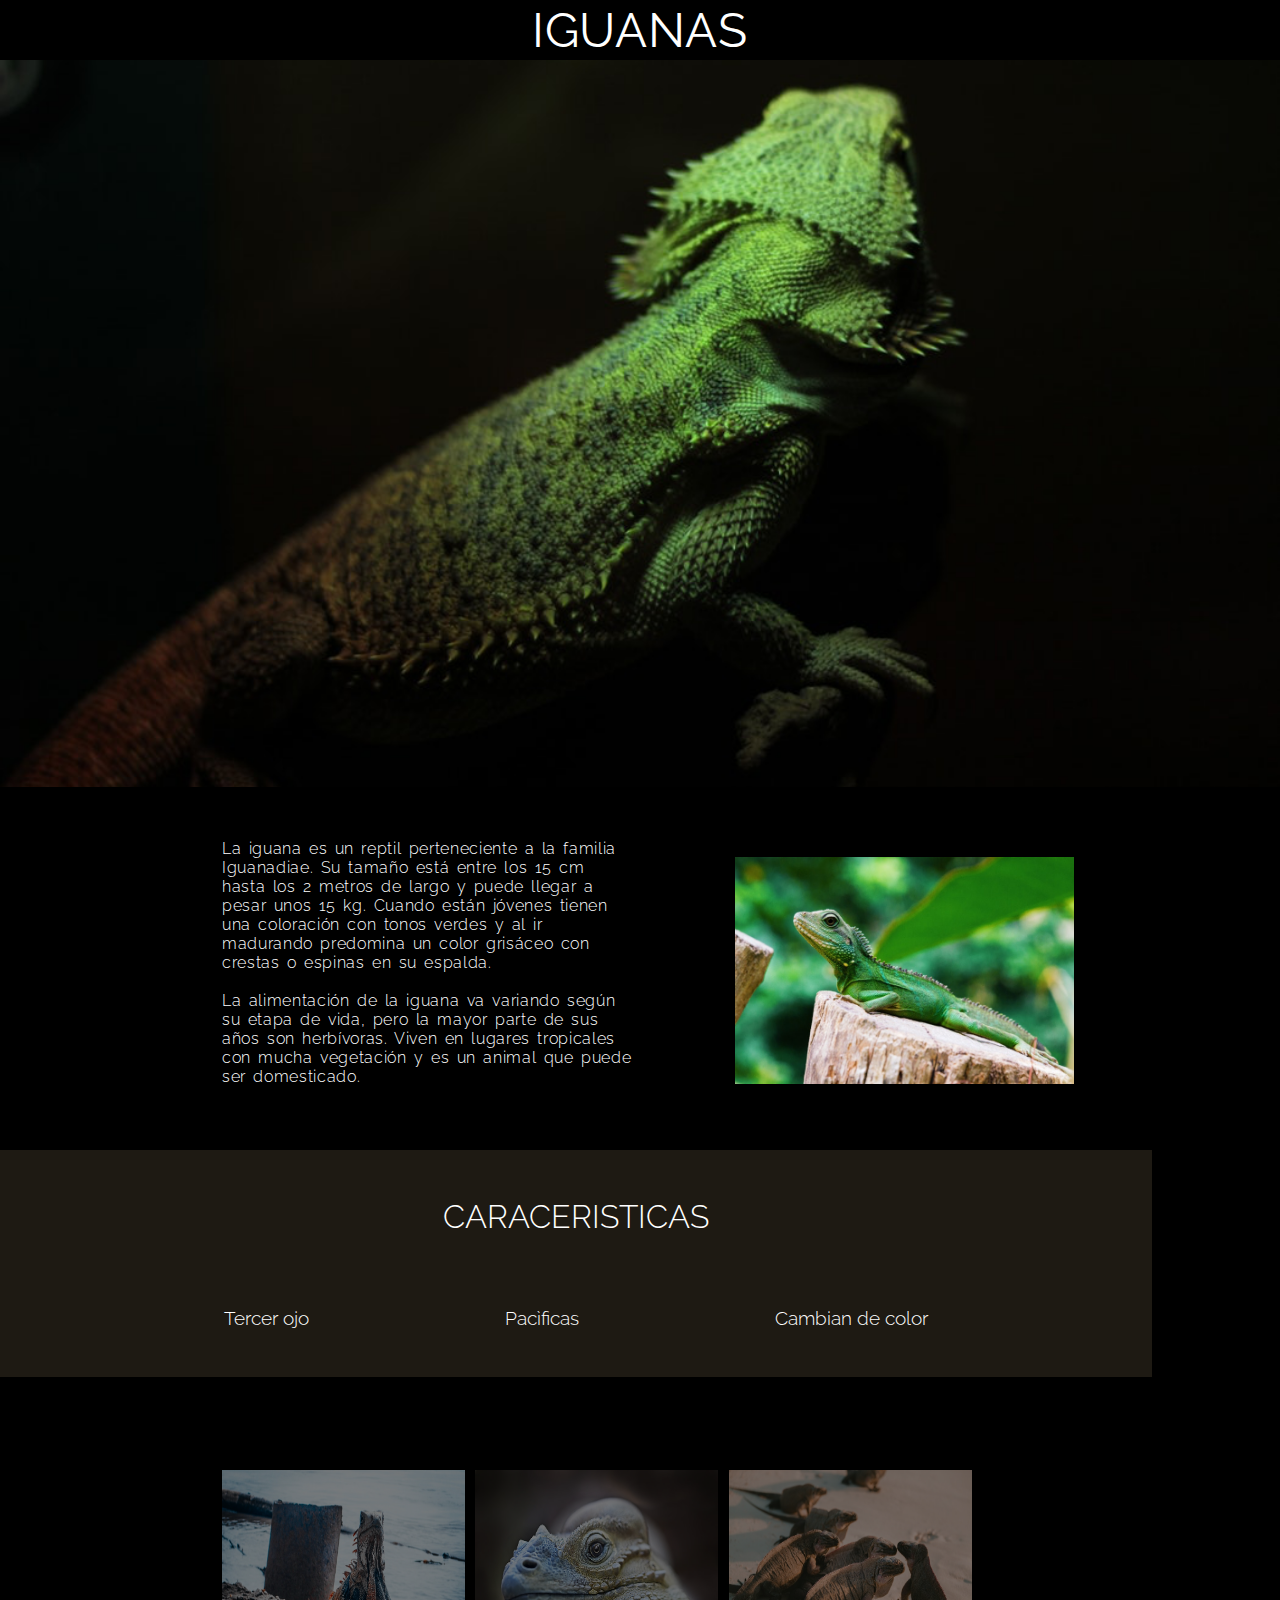
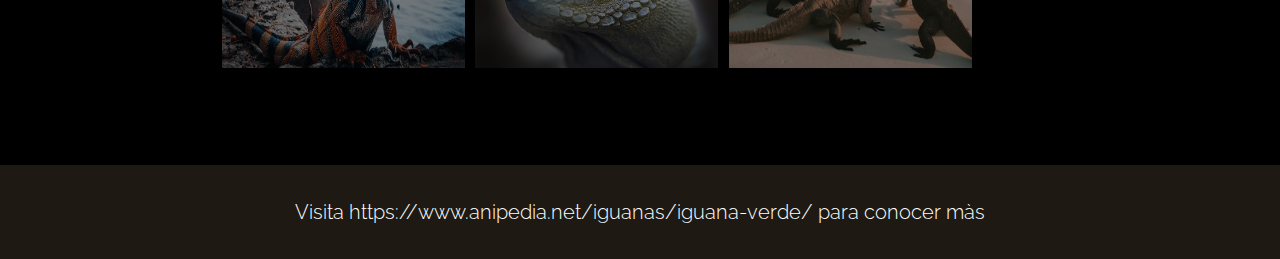
<file: index.html>
<!DOCTYPE html>
<html lang="es">
<head>
    <meta charset="UTF-8">
    <meta name="viewport" content="width=device-width, initial-scale=1.0">
    <title>Iguana Page</title>
    <meta http-equiv="X-UA-Compatible" content="ie=edge" />
    <link rel="shortcut icon" type="image/png" href="favicon.png" />
    <meta name="author" content="Wladimir Guevara" />
    <meta name="description"  content="Conociendo a las Iguanas"/>
    <meta name="keywords" content="Iguanas, Naturaleza, Reptiles, Catacteristicas y mas"/>
    <link href="https://fonts.googleapis.com/css2?family=Raleway:wght@300;500&display=swap" rel="stylesheet">
    <link rel="stylesheet"  href="https://use.fontawesome.com/releases/v5.6.3/css/all.css" integrity="sha384-UHRtZLI+pbxtHCWp1t77Bi1L4ZtiqrqD80Kn4Z8NTSRyMA2Fd33n5dQ8lWUE00s/"crossorigin="anonymous"/>
    <link rel="stylesheet" href="assets/css/style.css">
</head>
<body>
                <!-- ENCABEZADO -->
    <header>
        <h1>IGUANAS</h1>
        <div class="hero-section">
            <img src="assets/img/bg-header.jpg" alt="Iguana">
        </div>
    </header>
                <!-- PRINCIPAL -->

    <section class="principal">
        <div class="centrado">
            <article class="texto">
                <p>La iguana es un reptil perteneciente a la familia Iguanadiae. Su tamaño está entre los 15 cm hasta los 2 metros de largo y puede llegar a pesar unos 15 kg. Cuando están jóvenes tienen una coloración con tonos verdes y al ir madurando predomina un color grisáceo con crestas o espinas en su espalda. 
                    <br /><br />La alimentación de la iguana va variando según su etapa de vida, pero la mayor parte de sus años son herbívoras. Viven en lugares tropicales con mucha vegetación y es un animal que puede ser domesticado.</p>
            </article>
            
                <img src="assets/img/iguana-1.jpg" alt="iguana-1">
            
        </div>
    </section>
                <!-- CARCTERISTICAS -->

    <section class="caracteristicas">
        <h2 class="subtitulo">CARACERISTICAS</h2>
            <div class="figura"><i class="far fa-eye fa-3x"></i>
                <h3 class="subtitulo2">Tercer ojo</h3>
            </div>

            <div class="figura"><i class="far fa-hand-peace fa-3x"></i>
                <h3 class="subtitulo2">Pacìficas</h3>
            </div>
            <div class="figura"><i class="fas fa-paint-brush fa-3x"></i>
                <h3 class="subtitulo2">Cambian de color</h3>
            </div>
    </section>
                <!-- GALERIA -->

    <section class="imagenes">
        <div class="iguanas"><img src="assets/img/iguana-2.jpg" width="290" height="230" alt="iguana-2">
        </div>
        <div class="iguanas"><img src="assets/img/iguana-3.jpg" width="290" height="230" alt="iguana-3">
        </div>
        <div class="iguanas"><img src="assets/img/iguana-4.jpg" width="290" height="230" alt="iguana-4">
        </div>
    </section>
                <!-- FOOTER -->
                
<footer class="contacto">
    <p class="enlace">
        <a href="https://www.anipedia.net/iguanas/iguana-verde/" target="_blank">Visita https://www.anipedia.net/iguanas/iguana-verde/ para conocer màs</a>
    </p>
</footer>
    
</body>
</html>
</file>
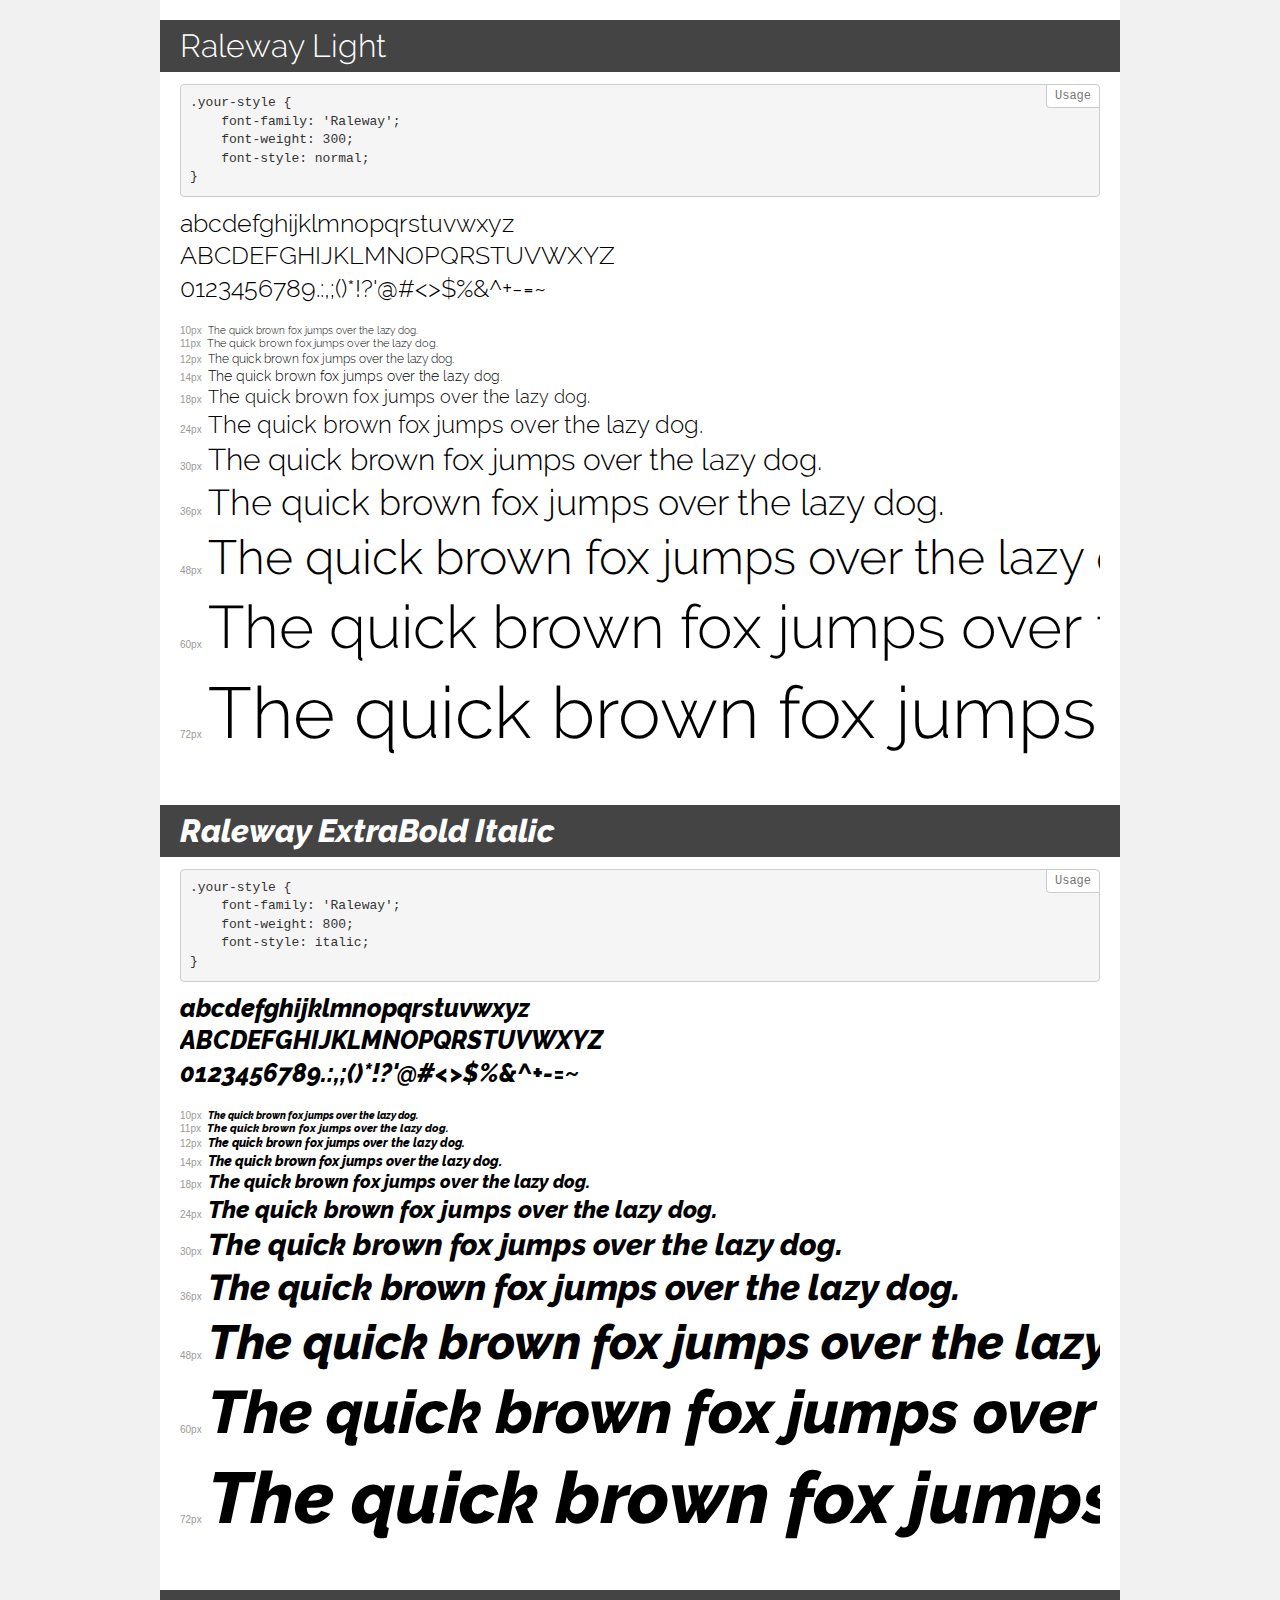
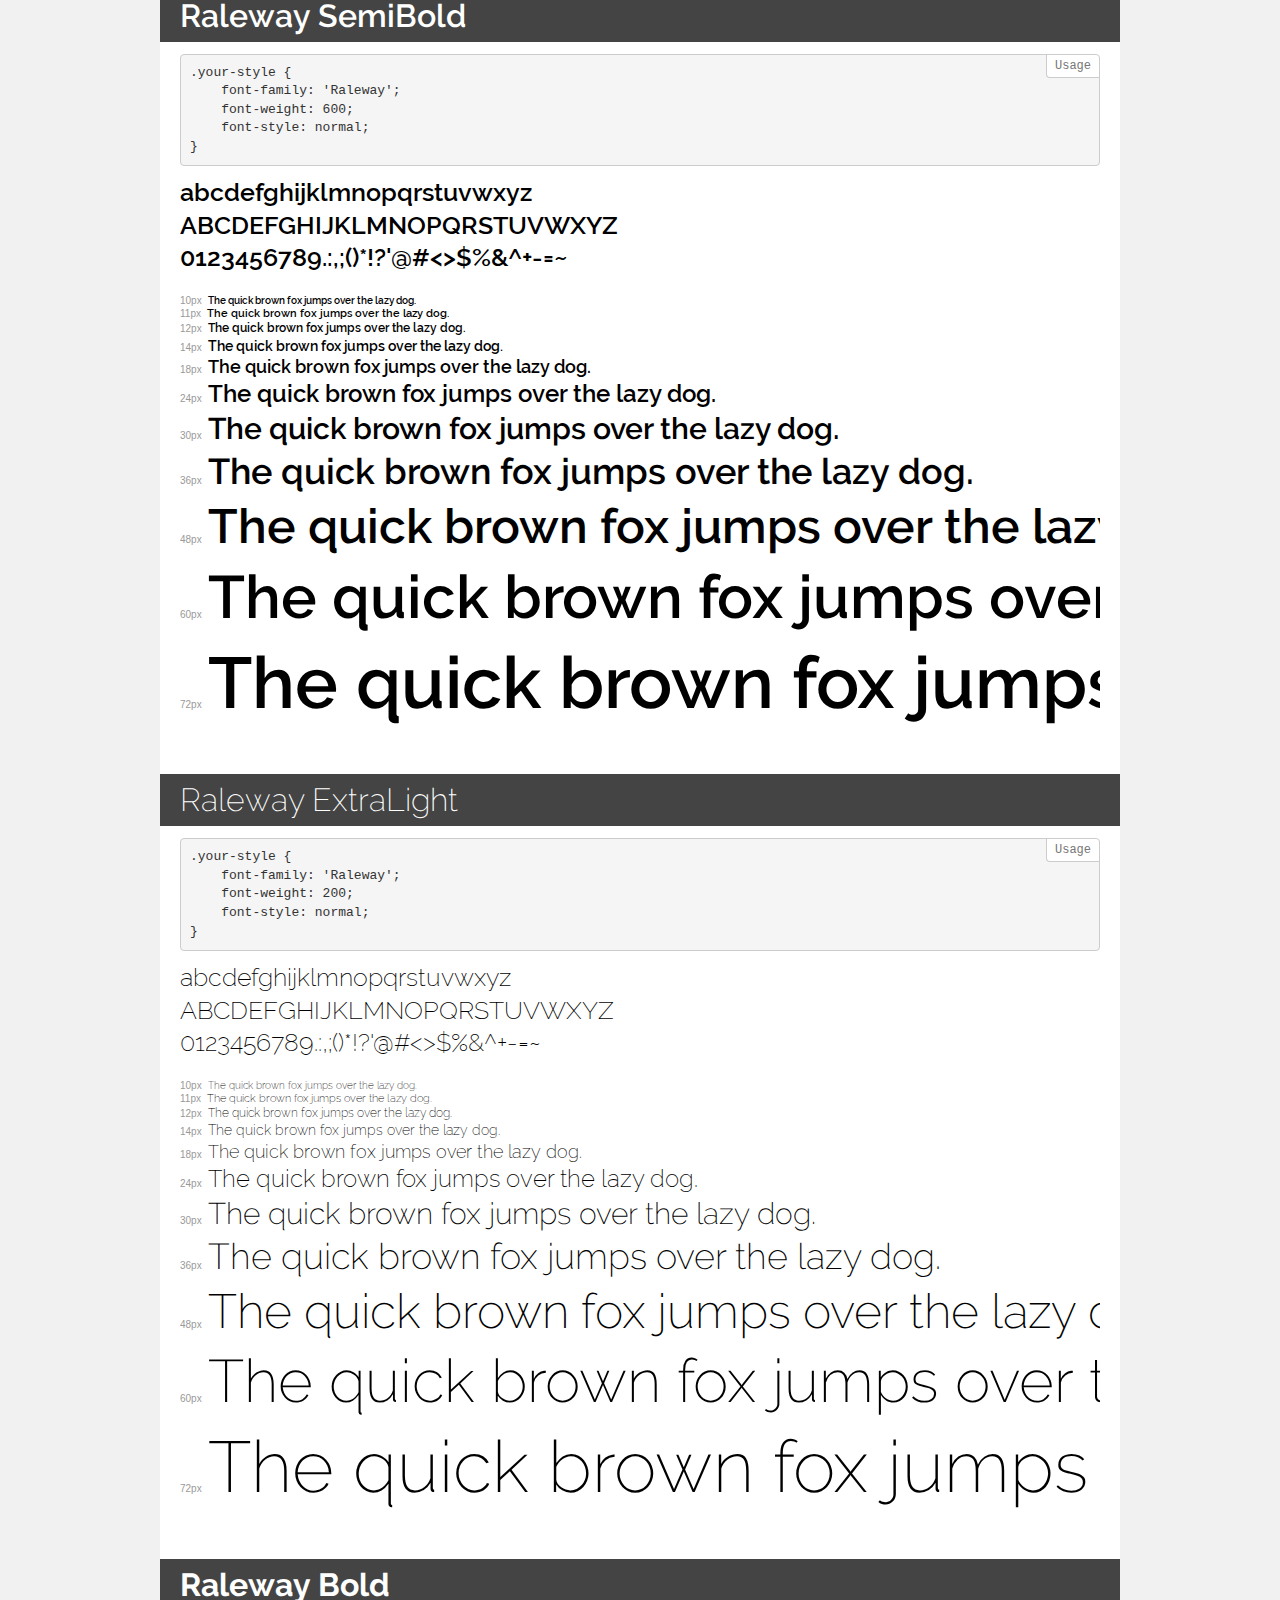
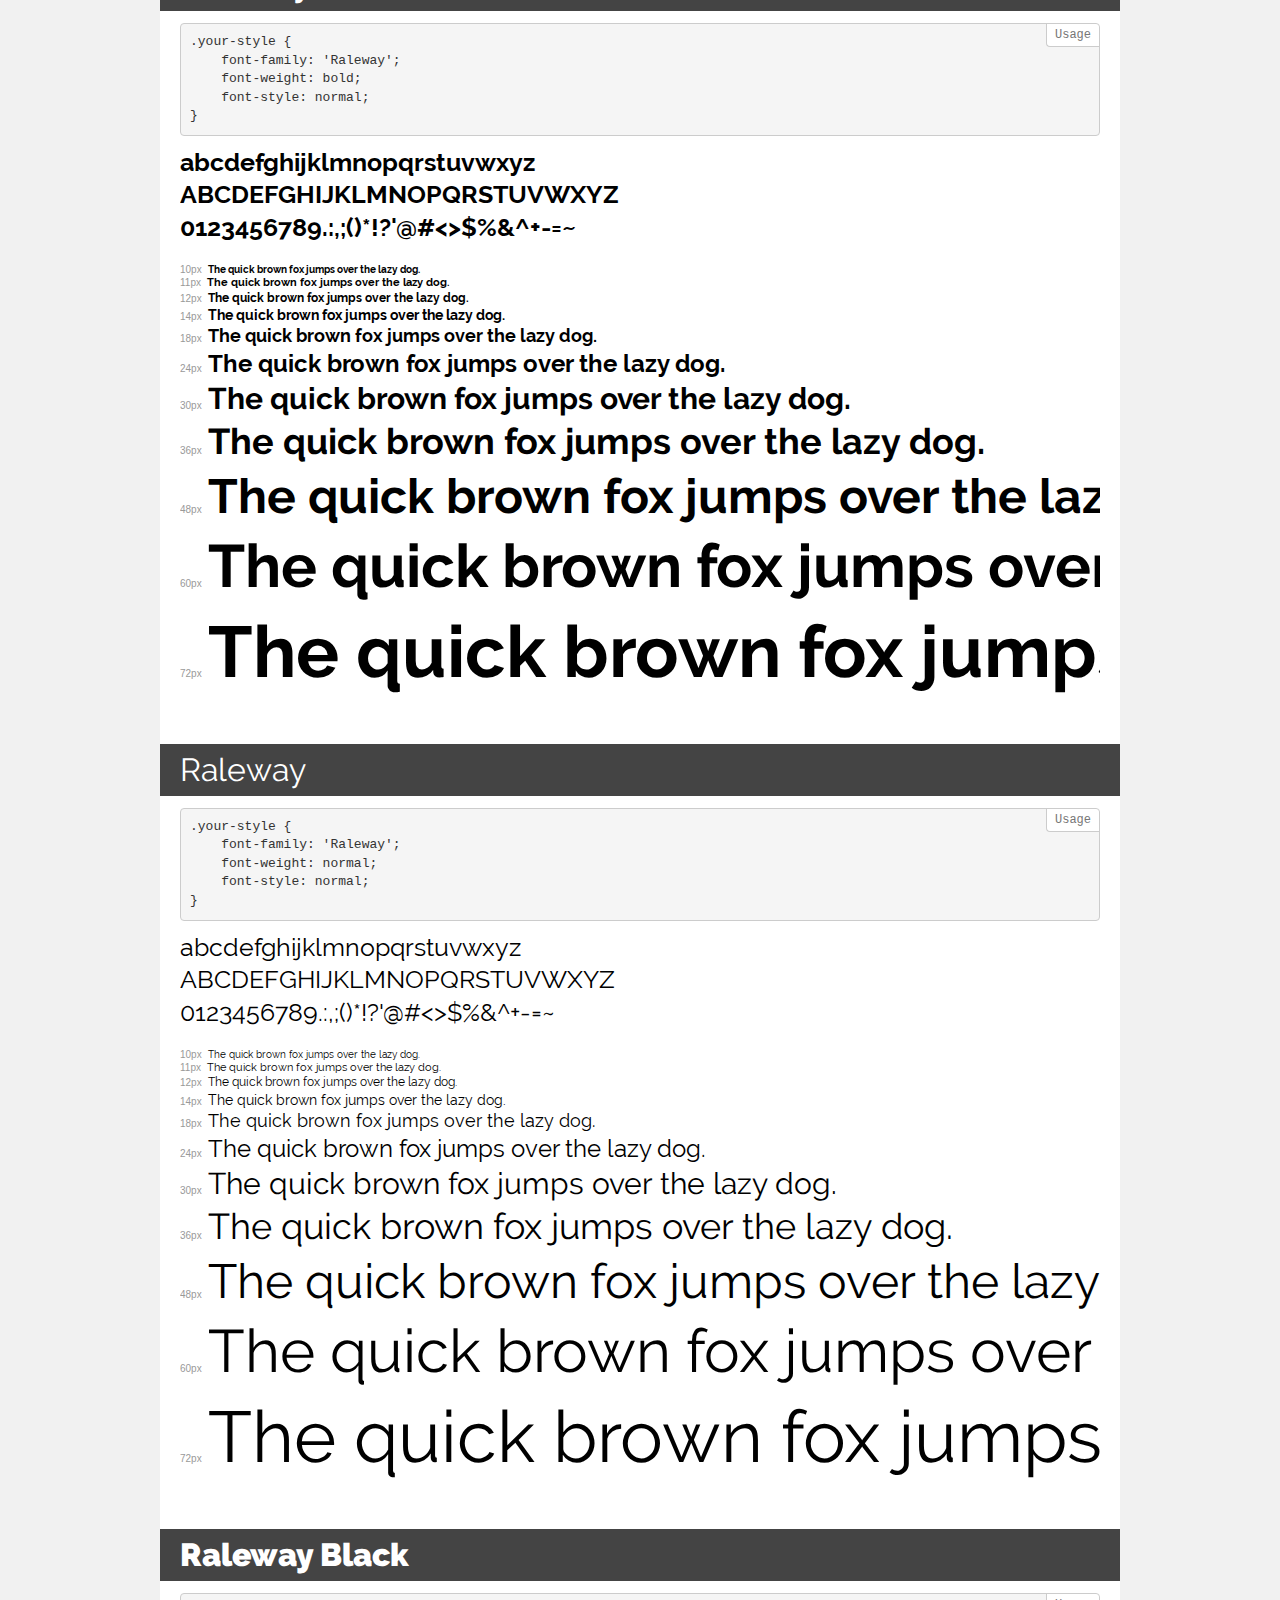
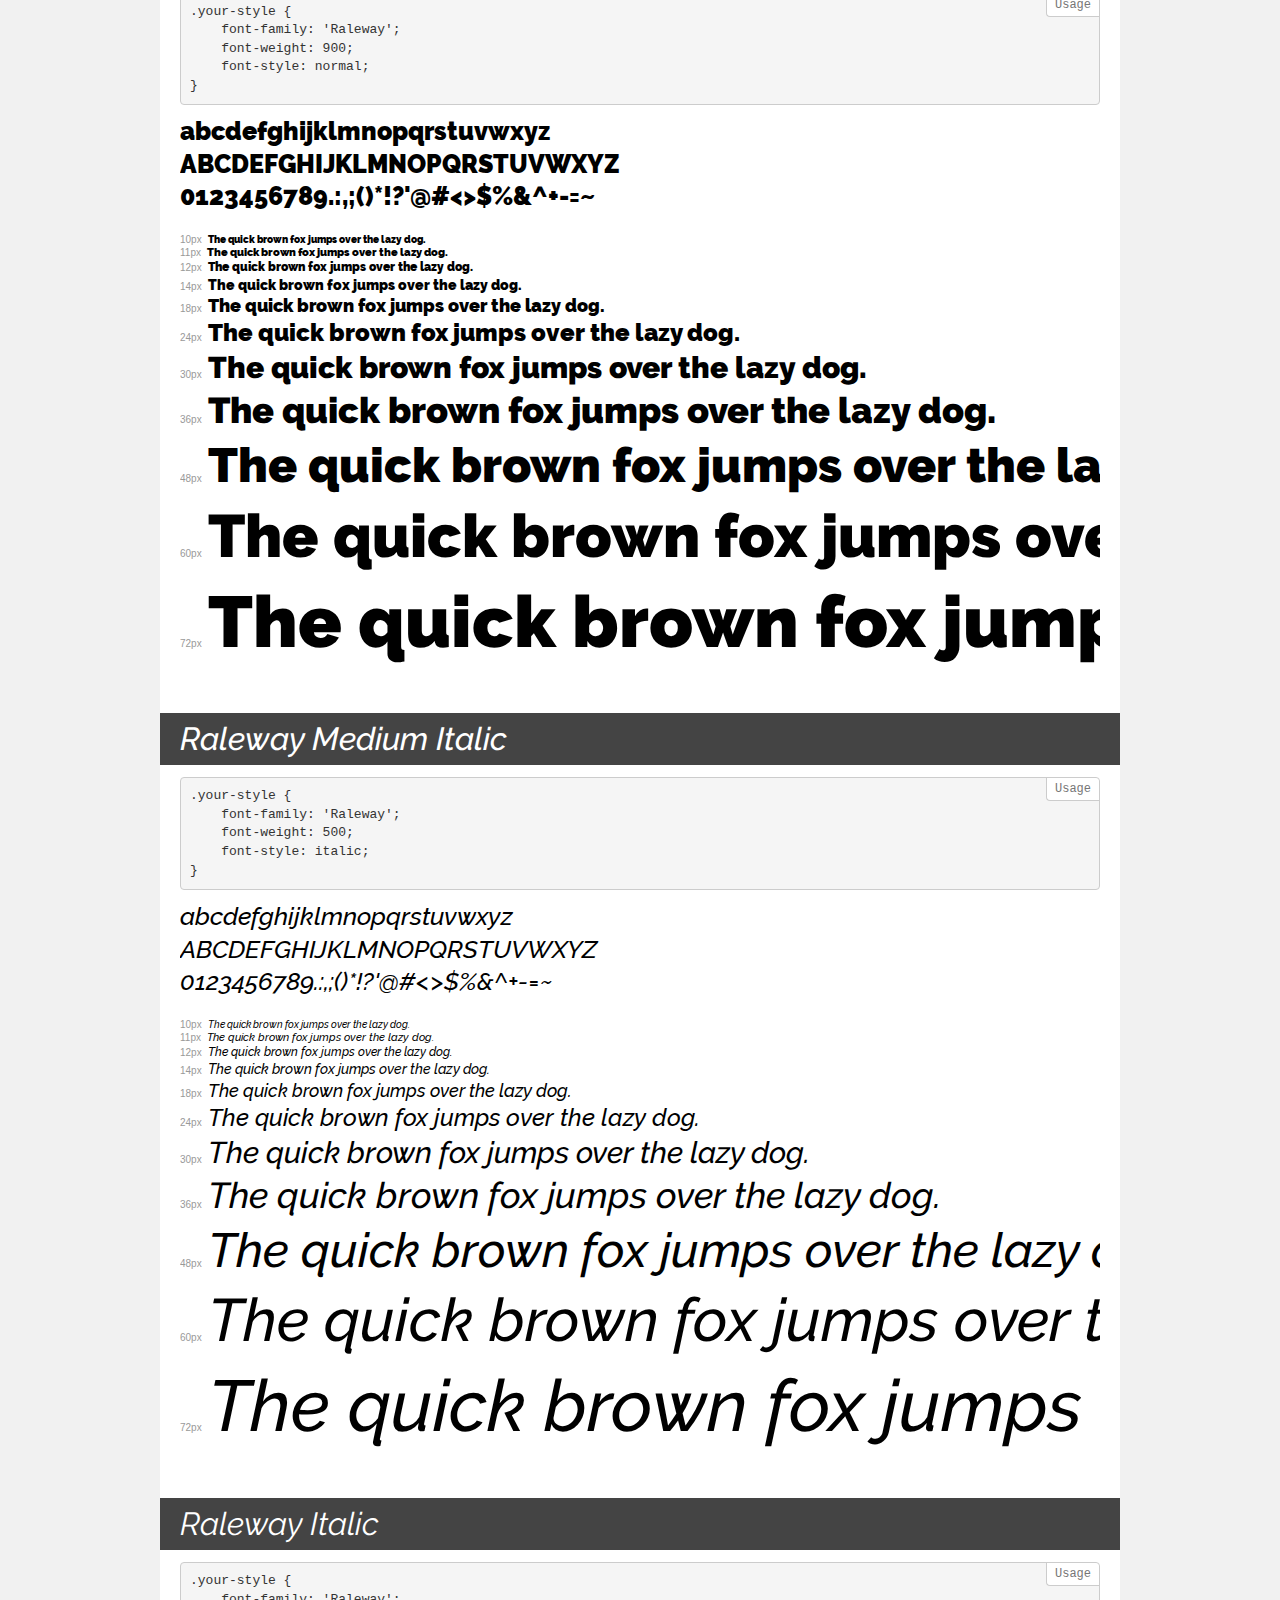
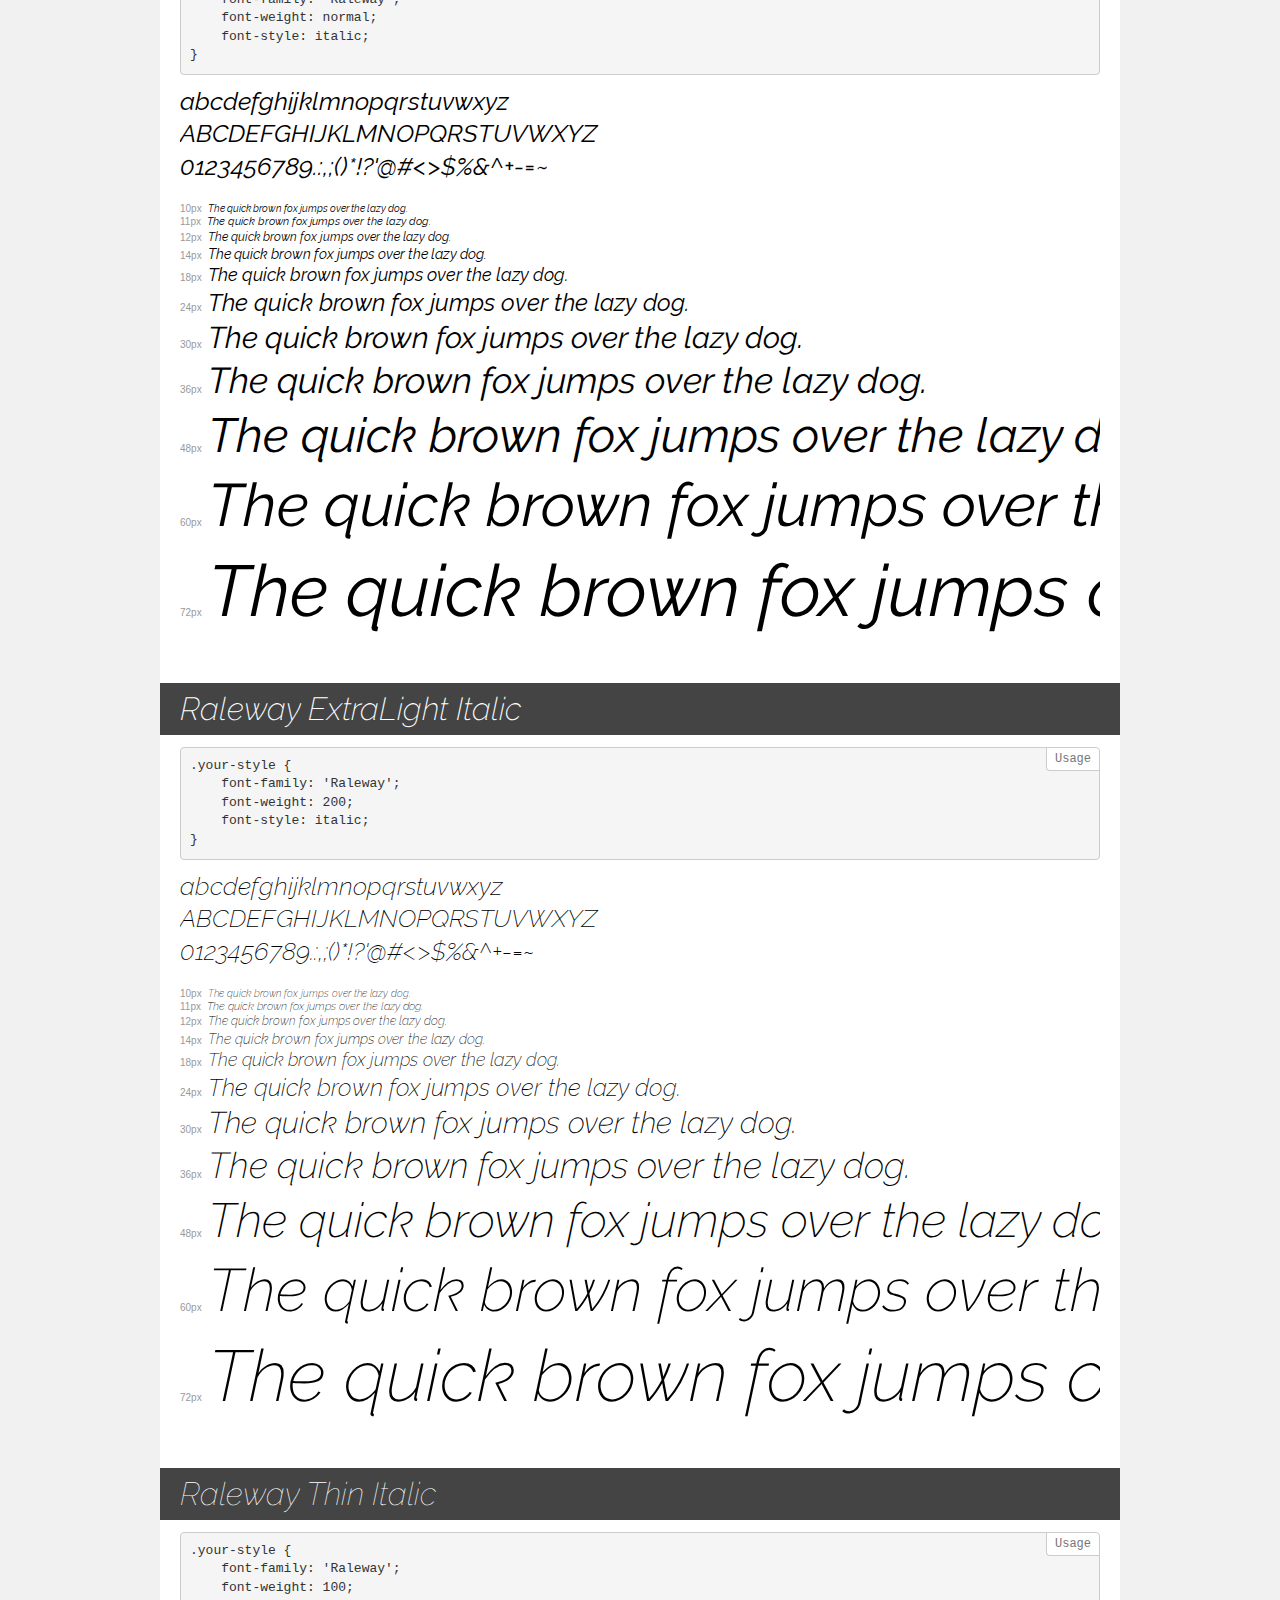
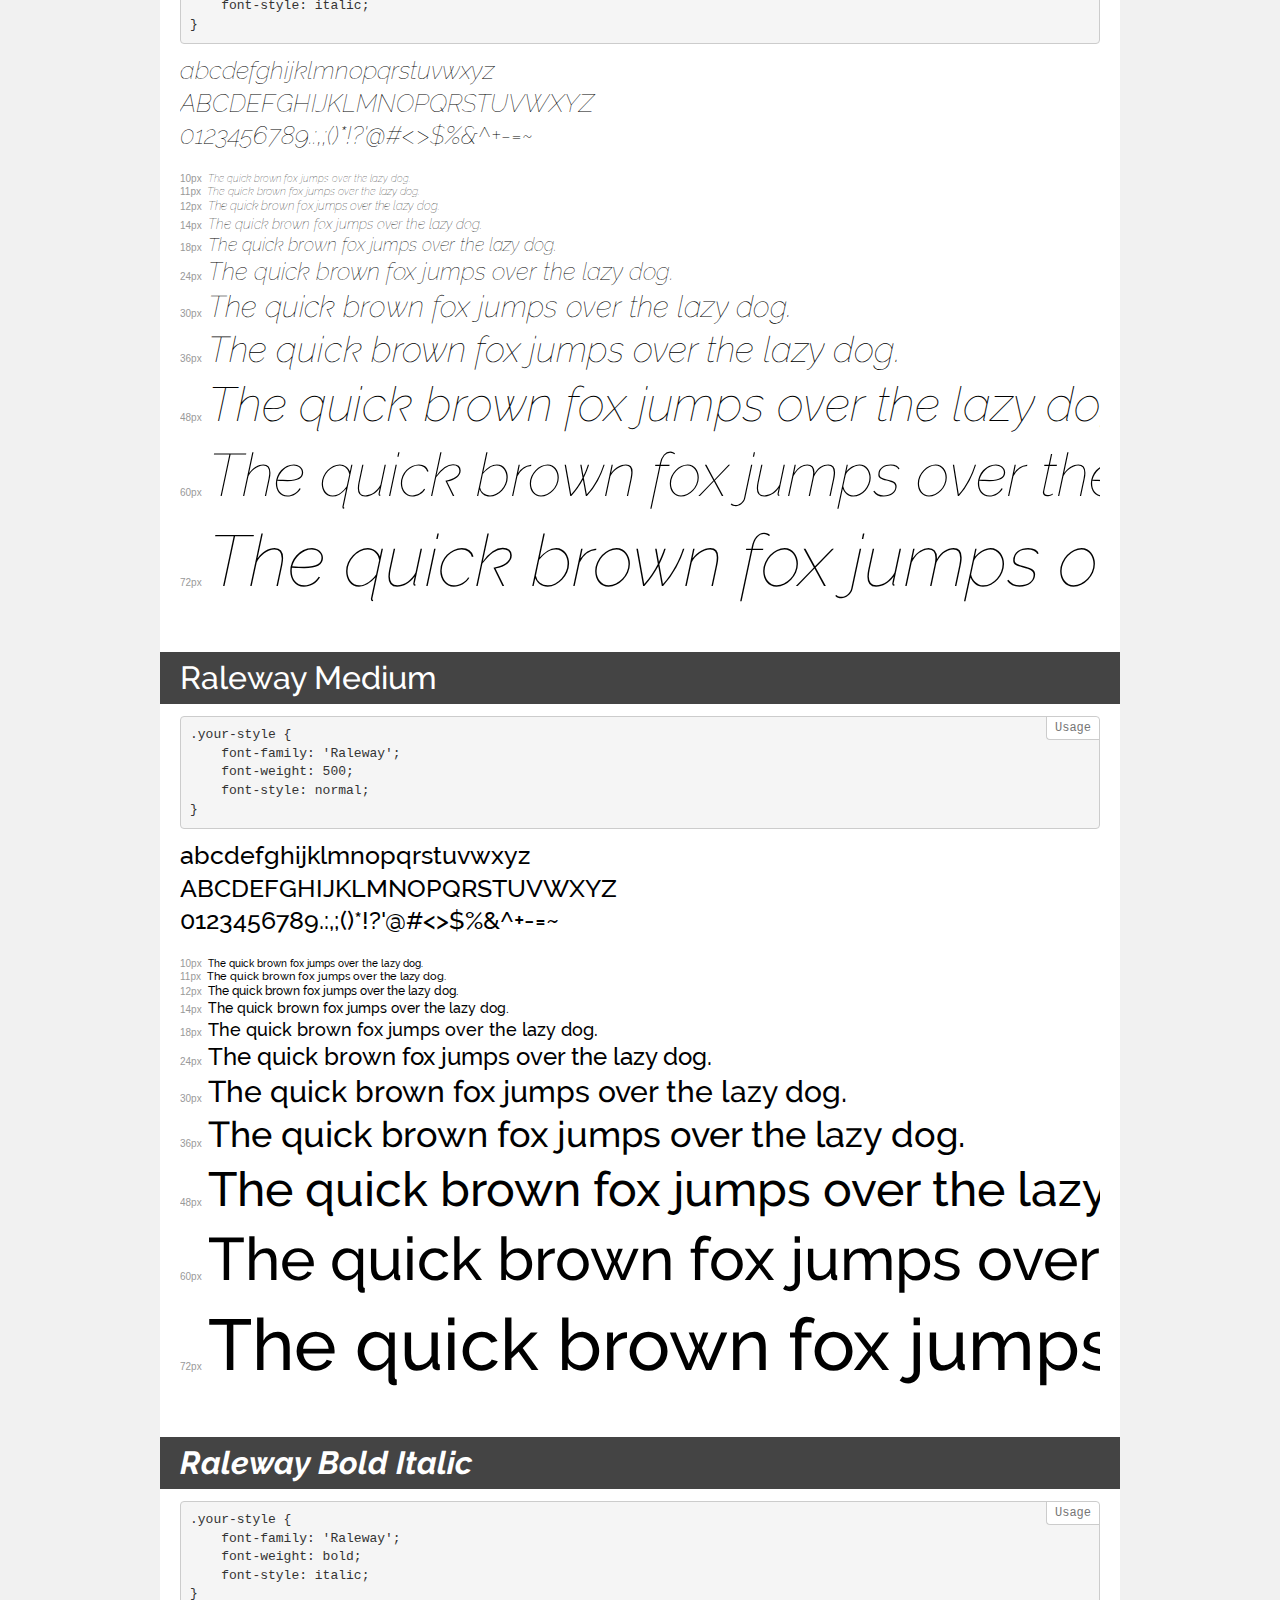
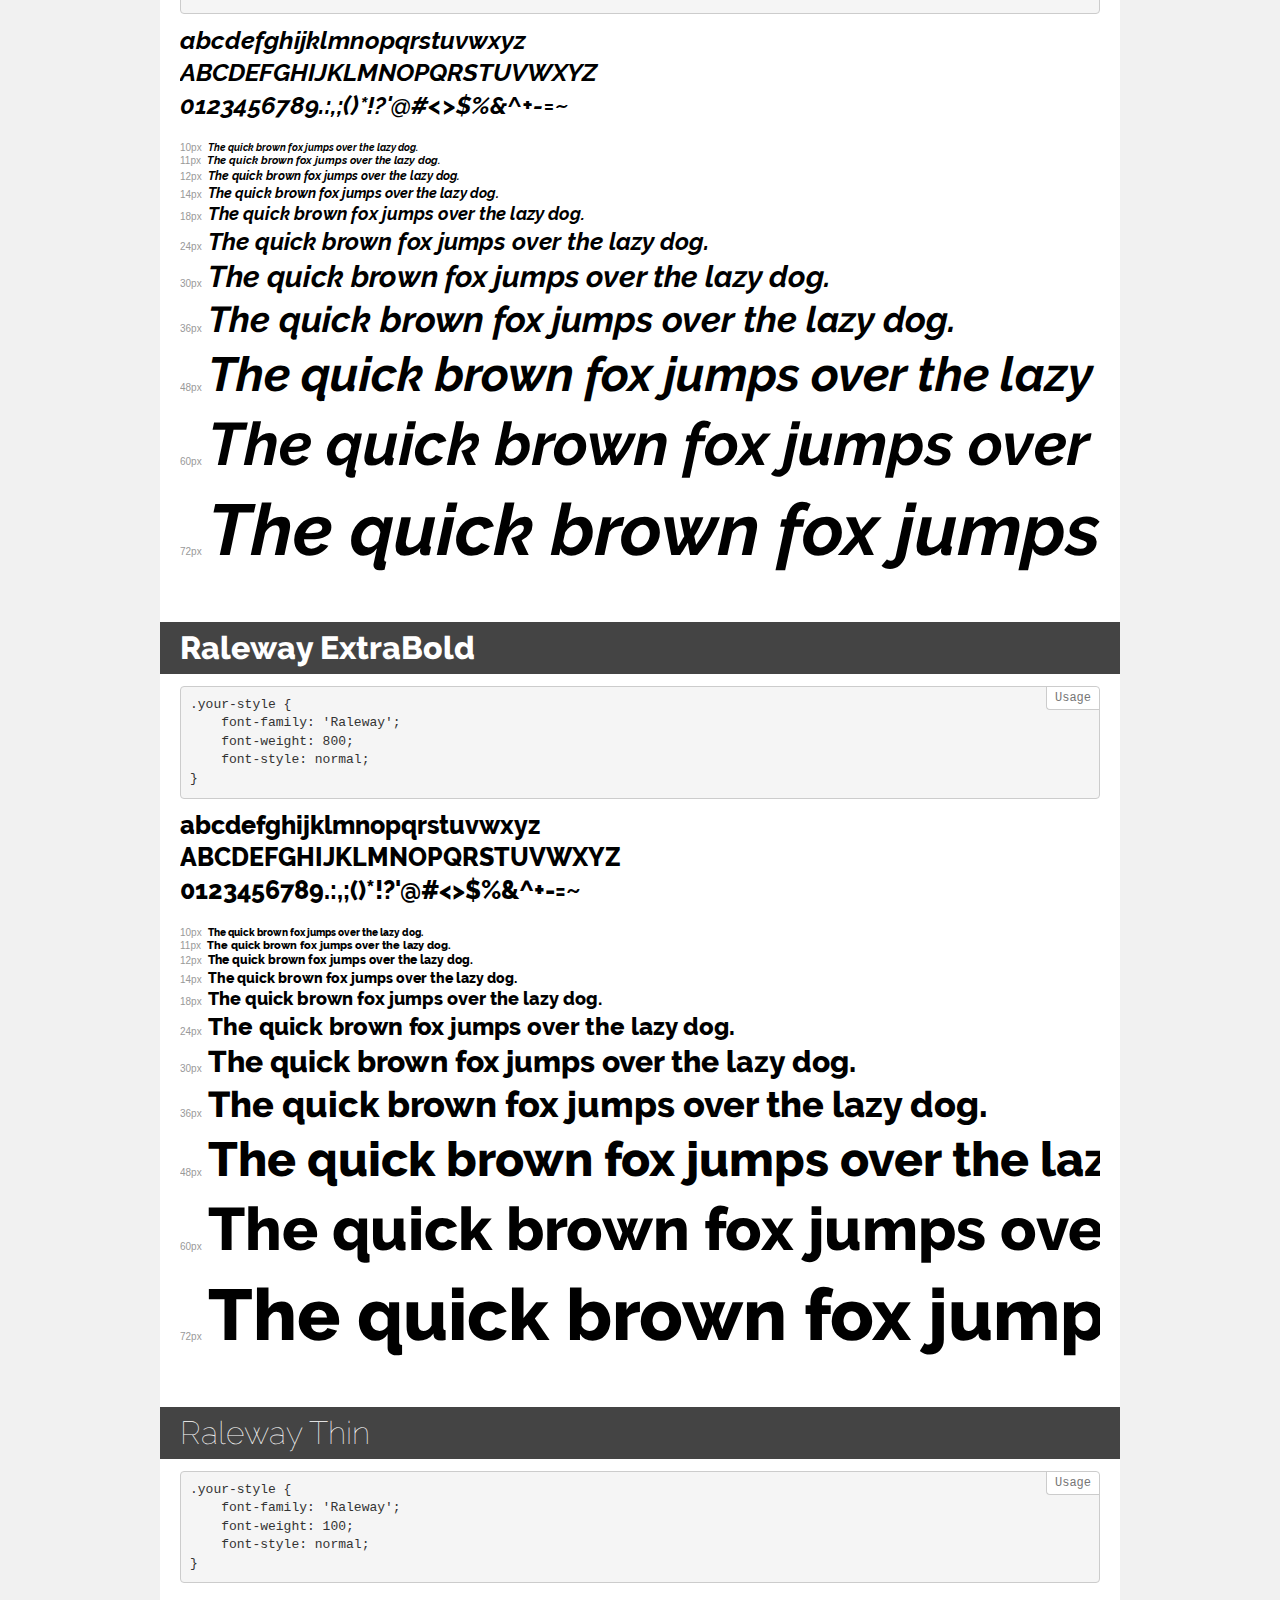
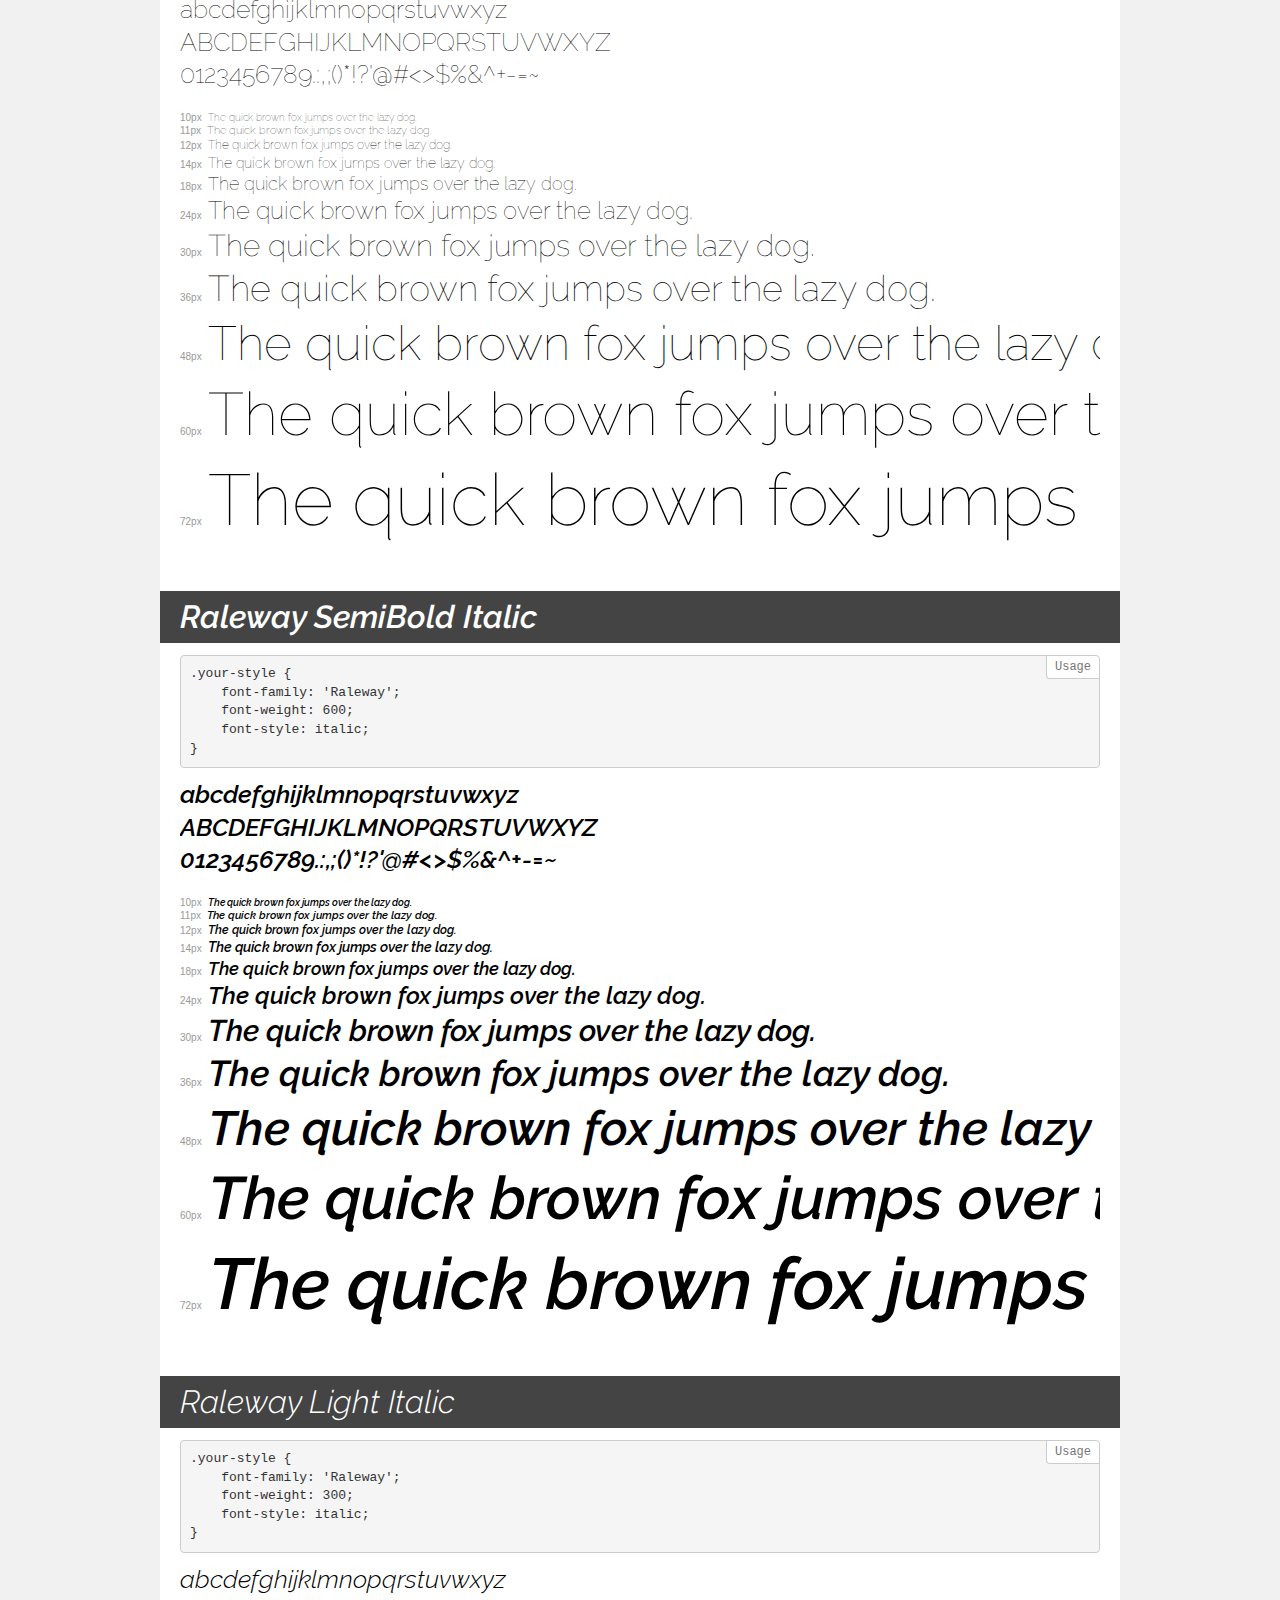
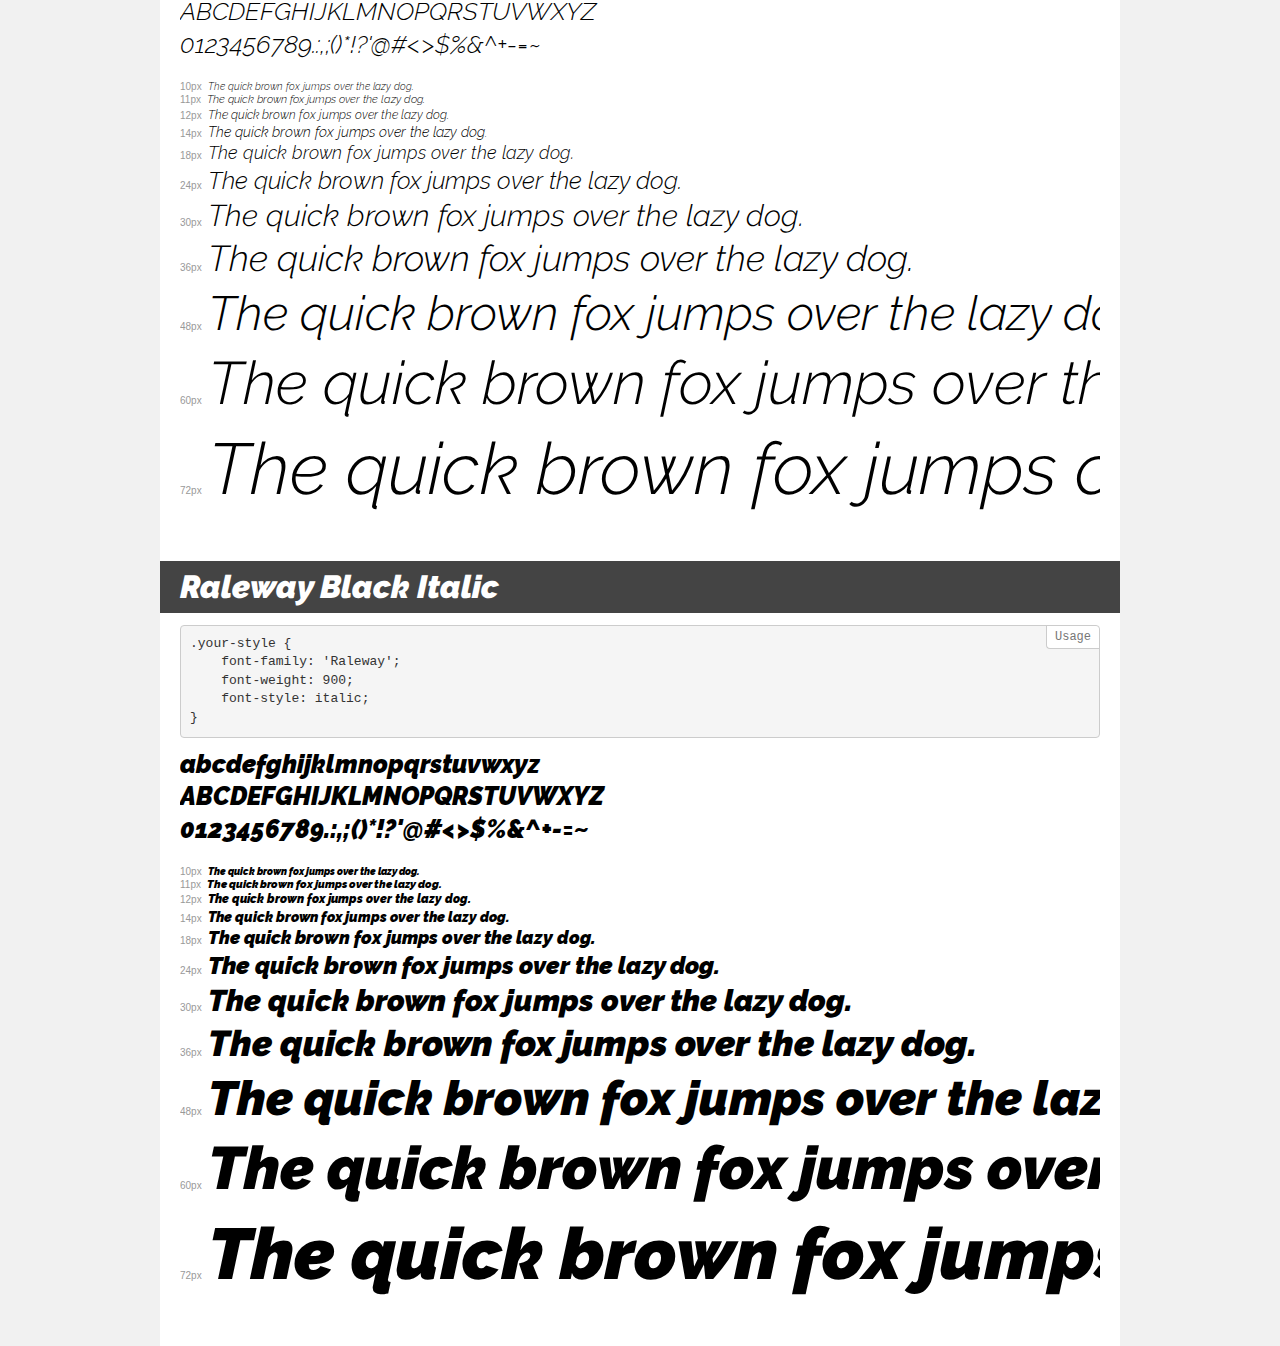
<file: assets/transfonter.org-20200428-115521/demo.html>
<!DOCTYPE html>
<html>
<head>
    <meta charset="utf-8">
    <meta http-equiv="X-UA-Compatible" content="IE=edge">
    <meta name="viewport" content="width=device-width, initial-scale=1">
    <meta name="robots" content="noindex, noarchive">
    <meta name="format-detection" content="telephone=no">
    <title>Transfonter demo</title>
    <link href="stylesheet.css" rel="stylesheet">
    <style>
        /*
        http://meyerweb.com/eric/tools/css/reset/
        v2.0 | 20110126
        License: none (public domain)
        */
        html, body, div, span, applet, object, iframe,
        h1, h2, h3, h4, h5, h6, p, blockquote, pre,
        a, abbr, acronym, address, big, cite, code,
        del, dfn, em, img, ins, kbd, q, s, samp,
        small, strike, strong, sub, sup, tt, var,
        b, u, i, center,
        dl, dt, dd, ol, ul, li,
        fieldset, form, label, legend,
        table, caption, tbody, tfoot, thead, tr, th, td,
        article, aside, canvas, details, embed,
        figure, figcaption, footer, header, hgroup,
        menu, nav, output, ruby, section, summary,
        time, mark, audio, video {
            margin: 0;
            padding: 0;
            border: 0;
            font-size: 100%;
            font: inherit;
            vertical-align: baseline;
        }
        /* HTML5 display-role reset for older browsers */
        article, aside, details, figcaption, figure,
        footer, header, hgroup, menu, nav, section {
            display: block;
        }
        body {
            line-height: 1;
        }
        ol, ul {
            list-style: none;
        }
        blockquote, q {
            quotes: none;
        }
        blockquote:before, blockquote:after,
        q:before, q:after {
            content: '';
            content: none;
        }
        table {
            border-collapse: collapse;
            border-spacing: 0;
        }
        /* common styles */
        body {
            background: #f1f1f1;
            color: #000;
        }
        .page {
            background: #fff;
            width: 920px;
            margin: 0 auto;
            padding: 20px 20px 0 20px;
            overflow: hidden;
        }
        .font-container {
            overflow-x: auto;
            overflow-y: hidden;
            margin-bottom: 40px;
            line-height: 1.3;
            white-space: nowrap;
            padding-bottom: 5px;
        }
        h1 {
            position: relative;
            background: #444;
            font-size: 32px;
            color: #fff;
            padding: 10px 20px;
            margin: 0 -20px 12px -20px;
        }
        .letters {
            font-size: 25px;
            margin-bottom: 20px;
        }
        .s10:before {
            content: '10px';
        }
        .s11:before {
            content: '11px';
        }
        .s12:before {
            content: '12px';
        }
        .s14:before {
            content: '14px';
        }
        .s18:before {
            content: '18px';
        }
        .s24:before {
            content: '24px';
        }
        .s30:before {
            content: '30px';
        }
        .s36:before {
            content: '36px';
        }
        .s48:before {
            content: '48px';
        }
        .s60:before {
            content: '60px';
        }
        .s72:before {
            content: '72px';
        }
        .s10:before, .s11:before, .s12:before, .s14:before,
        .s18:before, .s24:before, .s30:before, .s36:before,
        .s48:before, .s60:before, .s72:before {
            font-family: Arial, sans-serif;
            font-size: 10px;
            font-weight: normal;
            font-style: normal;
            color: #999;
            padding-right: 6px;
        }
        pre {
            display: block;
            position: relative;
            padding: 9px;
            margin: 0 0 10px;
            font-family: Monaco, Menlo, Consolas, "Courier New", monospace !important;
            font-size: 13px;
            line-height: 1.428571429;
            color: #333;
            font-weight: normal !important;
            font-style: normal !important;
            background-color: #f5f5f5;
            border: 1px solid #ccc;
            overflow-x: auto;
            border-radius: 4px;
        }
        pre:after {
            display: block;
            position: absolute;
            right: 0;
            top: 0;
            content: 'Usage';
            line-height: 1;
            padding: 5px 8px;
            font-size: 12px;
            color: #767676;
            background-color: #fff;
            border: 1px solid #ccc;
            border-right: none;
            border-top: none;
            border-radius: 0 4px 0 4px;
            z-index: 10;
        }
        /* responsive */
        @media (max-width: 959px) {
            .page {
                width: auto;
                margin: 0;
            }
        }
    </style>
</head>
<body>
<div class="page">
    <div class="demo" style="font-family: 'Raleway'; font-weight: 300; font-style: normal;">
        <h1>Raleway Light</h1>
        <pre>.your-style {
    font-family: 'Raleway';
    font-weight: 300;
    font-style: normal;
}</pre>
        <div class="font-container">
            <p class="letters">
                abcdefghijklmnopqrstuvwxyz<br>
ABCDEFGHIJKLMNOPQRSTUVWXYZ<br>
                0123456789.:,;()*!?'@#<>$%&^+-=~
            </p>
            <p class="s10" style="font-size: 10px;">The quick brown fox jumps over the lazy dog.</p>
            <p class="s11" style="font-size: 11px;">The quick brown fox jumps over the lazy dog.</p>
            <p class="s12" style="font-size: 12px;">The quick brown fox jumps over the lazy dog.</p>
            <p class="s14" style="font-size: 14px;">The quick brown fox jumps over the lazy dog.</p>
            <p class="s18" style="font-size: 18px;">The quick brown fox jumps over the lazy dog.</p>
            <p class="s24" style="font-size: 24px;">The quick brown fox jumps over the lazy dog.</p>
            <p class="s30" style="font-size: 30px;">The quick brown fox jumps over the lazy dog.</p>
            <p class="s36" style="font-size: 36px;">The quick brown fox jumps over the lazy dog.</p>
            <p class="s48" style="font-size: 48px;">The quick brown fox jumps over the lazy dog.</p>
            <p class="s60" style="font-size: 60px;">The quick brown fox jumps over the lazy dog.</p>
            <p class="s72" style="font-size: 72px;">The quick brown fox jumps over the lazy dog.</p>
        </div>
    </div>
    <div class="demo" style="font-family: 'Raleway'; font-weight: 800; font-style: italic;">
        <h1>Raleway ExtraBold Italic</h1>
        <pre>.your-style {
    font-family: 'Raleway';
    font-weight: 800;
    font-style: italic;
}</pre>
        <div class="font-container">
            <p class="letters">
                abcdefghijklmnopqrstuvwxyz<br>
ABCDEFGHIJKLMNOPQRSTUVWXYZ<br>
                0123456789.:,;()*!?'@#<>$%&^+-=~
            </p>
            <p class="s10" style="font-size: 10px;">The quick brown fox jumps over the lazy dog.</p>
            <p class="s11" style="font-size: 11px;">The quick brown fox jumps over the lazy dog.</p>
            <p class="s12" style="font-size: 12px;">The quick brown fox jumps over the lazy dog.</p>
            <p class="s14" style="font-size: 14px;">The quick brown fox jumps over the lazy dog.</p>
            <p class="s18" style="font-size: 18px;">The quick brown fox jumps over the lazy dog.</p>
            <p class="s24" style="font-size: 24px;">The quick brown fox jumps over the lazy dog.</p>
            <p class="s30" style="font-size: 30px;">The quick brown fox jumps over the lazy dog.</p>
            <p class="s36" style="font-size: 36px;">The quick brown fox jumps over the lazy dog.</p>
            <p class="s48" style="font-size: 48px;">The quick brown fox jumps over the lazy dog.</p>
            <p class="s60" style="font-size: 60px;">The quick brown fox jumps over the lazy dog.</p>
            <p class="s72" style="font-size: 72px;">The quick brown fox jumps over the lazy dog.</p>
        </div>
    </div>
    <div class="demo" style="font-family: 'Raleway'; font-weight: 600; font-style: normal;">
        <h1>Raleway SemiBold</h1>
        <pre>.your-style {
    font-family: 'Raleway';
    font-weight: 600;
    font-style: normal;
}</pre>
        <div class="font-container">
            <p class="letters">
                abcdefghijklmnopqrstuvwxyz<br>
ABCDEFGHIJKLMNOPQRSTUVWXYZ<br>
                0123456789.:,;()*!?'@#<>$%&^+-=~
            </p>
            <p class="s10" style="font-size: 10px;">The quick brown fox jumps over the lazy dog.</p>
            <p class="s11" style="font-size: 11px;">The quick brown fox jumps over the lazy dog.</p>
            <p class="s12" style="font-size: 12px;">The quick brown fox jumps over the lazy dog.</p>
            <p class="s14" style="font-size: 14px;">The quick brown fox jumps over the lazy dog.</p>
            <p class="s18" style="font-size: 18px;">The quick brown fox jumps over the lazy dog.</p>
            <p class="s24" style="font-size: 24px;">The quick brown fox jumps over the lazy dog.</p>
            <p class="s30" style="font-size: 30px;">The quick brown fox jumps over the lazy dog.</p>
            <p class="s36" style="font-size: 36px;">The quick brown fox jumps over the lazy dog.</p>
            <p class="s48" style="font-size: 48px;">The quick brown fox jumps over the lazy dog.</p>
            <p class="s60" style="font-size: 60px;">The quick brown fox jumps over the lazy dog.</p>
            <p class="s72" style="font-size: 72px;">The quick brown fox jumps over the lazy dog.</p>
        </div>
    </div>
    <div class="demo" style="font-family: 'Raleway'; font-weight: 200; font-style: normal;">
        <h1>Raleway ExtraLight</h1>
        <pre>.your-style {
    font-family: 'Raleway';
    font-weight: 200;
    font-style: normal;
}</pre>
        <div class="font-container">
            <p class="letters">
                abcdefghijklmnopqrstuvwxyz<br>
ABCDEFGHIJKLMNOPQRSTUVWXYZ<br>
                0123456789.:,;()*!?'@#<>$%&^+-=~
            </p>
            <p class="s10" style="font-size: 10px;">The quick brown fox jumps over the lazy dog.</p>
            <p class="s11" style="font-size: 11px;">The quick brown fox jumps over the lazy dog.</p>
            <p class="s12" style="font-size: 12px;">The quick brown fox jumps over the lazy dog.</p>
            <p class="s14" style="font-size: 14px;">The quick brown fox jumps over the lazy dog.</p>
            <p class="s18" style="font-size: 18px;">The quick brown fox jumps over the lazy dog.</p>
            <p class="s24" style="font-size: 24px;">The quick brown fox jumps over the lazy dog.</p>
            <p class="s30" style="font-size: 30px;">The quick brown fox jumps over the lazy dog.</p>
            <p class="s36" style="font-size: 36px;">The quick brown fox jumps over the lazy dog.</p>
            <p class="s48" style="font-size: 48px;">The quick brown fox jumps over the lazy dog.</p>
            <p class="s60" style="font-size: 60px;">The quick brown fox jumps over the lazy dog.</p>
            <p class="s72" style="font-size: 72px;">The quick brown fox jumps over the lazy dog.</p>
        </div>
    </div>
    <div class="demo" style="font-family: 'Raleway'; font-weight: bold; font-style: normal;">
        <h1>Raleway Bold</h1>
        <pre>.your-style {
    font-family: 'Raleway';
    font-weight: bold;
    font-style: normal;
}</pre>
        <div class="font-container">
            <p class="letters">
                abcdefghijklmnopqrstuvwxyz<br>
ABCDEFGHIJKLMNOPQRSTUVWXYZ<br>
                0123456789.:,;()*!?'@#<>$%&^+-=~
            </p>
            <p class="s10" style="font-size: 10px;">The quick brown fox jumps over the lazy dog.</p>
            <p class="s11" style="font-size: 11px;">The quick brown fox jumps over the lazy dog.</p>
            <p class="s12" style="font-size: 12px;">The quick brown fox jumps over the lazy dog.</p>
            <p class="s14" style="font-size: 14px;">The quick brown fox jumps over the lazy dog.</p>
            <p class="s18" style="font-size: 18px;">The quick brown fox jumps over the lazy dog.</p>
            <p class="s24" style="font-size: 24px;">The quick brown fox jumps over the lazy dog.</p>
            <p class="s30" style="font-size: 30px;">The quick brown fox jumps over the lazy dog.</p>
            <p class="s36" style="font-size: 36px;">The quick brown fox jumps over the lazy dog.</p>
            <p class="s48" style="font-size: 48px;">The quick brown fox jumps over the lazy dog.</p>
            <p class="s60" style="font-size: 60px;">The quick brown fox jumps over the lazy dog.</p>
            <p class="s72" style="font-size: 72px;">The quick brown fox jumps over the lazy dog.</p>
        </div>
    </div>
    <div class="demo" style="font-family: 'Raleway'; font-weight: normal; font-style: normal;">
        <h1>Raleway</h1>
        <pre>.your-style {
    font-family: 'Raleway';
    font-weight: normal;
    font-style: normal;
}</pre>
        <div class="font-container">
            <p class="letters">
                abcdefghijklmnopqrstuvwxyz<br>
ABCDEFGHIJKLMNOPQRSTUVWXYZ<br>
                0123456789.:,;()*!?'@#<>$%&^+-=~
            </p>
            <p class="s10" style="font-size: 10px;">The quick brown fox jumps over the lazy dog.</p>
            <p class="s11" style="font-size: 11px;">The quick brown fox jumps over the lazy dog.</p>
            <p class="s12" style="font-size: 12px;">The quick brown fox jumps over the lazy dog.</p>
            <p class="s14" style="font-size: 14px;">The quick brown fox jumps over the lazy dog.</p>
            <p class="s18" style="font-size: 18px;">The quick brown fox jumps over the lazy dog.</p>
            <p class="s24" style="font-size: 24px;">The quick brown fox jumps over the lazy dog.</p>
            <p class="s30" style="font-size: 30px;">The quick brown fox jumps over the lazy dog.</p>
            <p class="s36" style="font-size: 36px;">The quick brown fox jumps over the lazy dog.</p>
            <p class="s48" style="font-size: 48px;">The quick brown fox jumps over the lazy dog.</p>
            <p class="s60" style="font-size: 60px;">The quick brown fox jumps over the lazy dog.</p>
            <p class="s72" style="font-size: 72px;">The quick brown fox jumps over the lazy dog.</p>
        </div>
    </div>
    <div class="demo" style="font-family: 'Raleway'; font-weight: 900; font-style: normal;">
        <h1>Raleway Black</h1>
        <pre>.your-style {
    font-family: 'Raleway';
    font-weight: 900;
    font-style: normal;
}</pre>
        <div class="font-container">
            <p class="letters">
                abcdefghijklmnopqrstuvwxyz<br>
ABCDEFGHIJKLMNOPQRSTUVWXYZ<br>
                0123456789.:,;()*!?'@#<>$%&^+-=~
            </p>
            <p class="s10" style="font-size: 10px;">The quick brown fox jumps over the lazy dog.</p>
            <p class="s11" style="font-size: 11px;">The quick brown fox jumps over the lazy dog.</p>
            <p class="s12" style="font-size: 12px;">The quick brown fox jumps over the lazy dog.</p>
            <p class="s14" style="font-size: 14px;">The quick brown fox jumps over the lazy dog.</p>
            <p class="s18" style="font-size: 18px;">The quick brown fox jumps over the lazy dog.</p>
            <p class="s24" style="font-size: 24px;">The quick brown fox jumps over the lazy dog.</p>
            <p class="s30" style="font-size: 30px;">The quick brown fox jumps over the lazy dog.</p>
            <p class="s36" style="font-size: 36px;">The quick brown fox jumps over the lazy dog.</p>
            <p class="s48" style="font-size: 48px;">The quick brown fox jumps over the lazy dog.</p>
            <p class="s60" style="font-size: 60px;">The quick brown fox jumps over the lazy dog.</p>
            <p class="s72" style="font-size: 72px;">The quick brown fox jumps over the lazy dog.</p>
        </div>
    </div>
    <div class="demo" style="font-family: 'Raleway'; font-weight: 500; font-style: italic;">
        <h1>Raleway Medium Italic</h1>
        <pre>.your-style {
    font-family: 'Raleway';
    font-weight: 500;
    font-style: italic;
}</pre>
        <div class="font-container">
            <p class="letters">
                abcdefghijklmnopqrstuvwxyz<br>
ABCDEFGHIJKLMNOPQRSTUVWXYZ<br>
                0123456789.:,;()*!?'@#<>$%&^+-=~
            </p>
            <p class="s10" style="font-size: 10px;">The quick brown fox jumps over the lazy dog.</p>
            <p class="s11" style="font-size: 11px;">The quick brown fox jumps over the lazy dog.</p>
            <p class="s12" style="font-size: 12px;">The quick brown fox jumps over the lazy dog.</p>
            <p class="s14" style="font-size: 14px;">The quick brown fox jumps over the lazy dog.</p>
            <p class="s18" style="font-size: 18px;">The quick brown fox jumps over the lazy dog.</p>
            <p class="s24" style="font-size: 24px;">The quick brown fox jumps over the lazy dog.</p>
            <p class="s30" style="font-size: 30px;">The quick brown fox jumps over the lazy dog.</p>
            <p class="s36" style="font-size: 36px;">The quick brown fox jumps over the lazy dog.</p>
            <p class="s48" style="font-size: 48px;">The quick brown fox jumps over the lazy dog.</p>
            <p class="s60" style="font-size: 60px;">The quick brown fox jumps over the lazy dog.</p>
            <p class="s72" style="font-size: 72px;">The quick brown fox jumps over the lazy dog.</p>
        </div>
    </div>
    <div class="demo" style="font-family: 'Raleway'; font-weight: normal; font-style: italic;">
        <h1>Raleway Italic</h1>
        <pre>.your-style {
    font-family: 'Raleway';
    font-weight: normal;
    font-style: italic;
}</pre>
        <div class="font-container">
            <p class="letters">
                abcdefghijklmnopqrstuvwxyz<br>
ABCDEFGHIJKLMNOPQRSTUVWXYZ<br>
                0123456789.:,;()*!?'@#<>$%&^+-=~
            </p>
            <p class="s10" style="font-size: 10px;">The quick brown fox jumps over the lazy dog.</p>
            <p class="s11" style="font-size: 11px;">The quick brown fox jumps over the lazy dog.</p>
            <p class="s12" style="font-size: 12px;">The quick brown fox jumps over the lazy dog.</p>
            <p class="s14" style="font-size: 14px;">The quick brown fox jumps over the lazy dog.</p>
            <p class="s18" style="font-size: 18px;">The quick brown fox jumps over the lazy dog.</p>
            <p class="s24" style="font-size: 24px;">The quick brown fox jumps over the lazy dog.</p>
            <p class="s30" style="font-size: 30px;">The quick brown fox jumps over the lazy dog.</p>
            <p class="s36" style="font-size: 36px;">The quick brown fox jumps over the lazy dog.</p>
            <p class="s48" style="font-size: 48px;">The quick brown fox jumps over the lazy dog.</p>
            <p class="s60" style="font-size: 60px;">The quick brown fox jumps over the lazy dog.</p>
            <p class="s72" style="font-size: 72px;">The quick brown fox jumps over the lazy dog.</p>
        </div>
    </div>
    <div class="demo" style="font-family: 'Raleway'; font-weight: 200; font-style: italic;">
        <h1>Raleway ExtraLight Italic</h1>
        <pre>.your-style {
    font-family: 'Raleway';
    font-weight: 200;
    font-style: italic;
}</pre>
        <div class="font-container">
            <p class="letters">
                abcdefghijklmnopqrstuvwxyz<br>
ABCDEFGHIJKLMNOPQRSTUVWXYZ<br>
                0123456789.:,;()*!?'@#<>$%&^+-=~
            </p>
            <p class="s10" style="font-size: 10px;">The quick brown fox jumps over the lazy dog.</p>
            <p class="s11" style="font-size: 11px;">The quick brown fox jumps over the lazy dog.</p>
            <p class="s12" style="font-size: 12px;">The quick brown fox jumps over the lazy dog.</p>
            <p class="s14" style="font-size: 14px;">The quick brown fox jumps over the lazy dog.</p>
            <p class="s18" style="font-size: 18px;">The quick brown fox jumps over the lazy dog.</p>
            <p class="s24" style="font-size: 24px;">The quick brown fox jumps over the lazy dog.</p>
            <p class="s30" style="font-size: 30px;">The quick brown fox jumps over the lazy dog.</p>
            <p class="s36" style="font-size: 36px;">The quick brown fox jumps over the lazy dog.</p>
            <p class="s48" style="font-size: 48px;">The quick brown fox jumps over the lazy dog.</p>
            <p class="s60" style="font-size: 60px;">The quick brown fox jumps over the lazy dog.</p>
            <p class="s72" style="font-size: 72px;">The quick brown fox jumps over the lazy dog.</p>
        </div>
    </div>
    <div class="demo" style="font-family: 'Raleway'; font-weight: 100; font-style: italic;">
        <h1>Raleway Thin Italic</h1>
        <pre>.your-style {
    font-family: 'Raleway';
    font-weight: 100;
    font-style: italic;
}</pre>
        <div class="font-container">
            <p class="letters">
                abcdefghijklmnopqrstuvwxyz<br>
ABCDEFGHIJKLMNOPQRSTUVWXYZ<br>
                0123456789.:,;()*!?'@#<>$%&^+-=~
            </p>
            <p class="s10" style="font-size: 10px;">The quick brown fox jumps over the lazy dog.</p>
            <p class="s11" style="font-size: 11px;">The quick brown fox jumps over the lazy dog.</p>
            <p class="s12" style="font-size: 12px;">The quick brown fox jumps over the lazy dog.</p>
            <p class="s14" style="font-size: 14px;">The quick brown fox jumps over the lazy dog.</p>
            <p class="s18" style="font-size: 18px;">The quick brown fox jumps over the lazy dog.</p>
            <p class="s24" style="font-size: 24px;">The quick brown fox jumps over the lazy dog.</p>
            <p class="s30" style="font-size: 30px;">The quick brown fox jumps over the lazy dog.</p>
            <p class="s36" style="font-size: 36px;">The quick brown fox jumps over the lazy dog.</p>
            <p class="s48" style="font-size: 48px;">The quick brown fox jumps over the lazy dog.</p>
            <p class="s60" style="font-size: 60px;">The quick brown fox jumps over the lazy dog.</p>
            <p class="s72" style="font-size: 72px;">The quick brown fox jumps over the lazy dog.</p>
        </div>
    </div>
    <div class="demo" style="font-family: 'Raleway'; font-weight: 500; font-style: normal;">
        <h1>Raleway Medium</h1>
        <pre>.your-style {
    font-family: 'Raleway';
    font-weight: 500;
    font-style: normal;
}</pre>
        <div class="font-container">
            <p class="letters">
                abcdefghijklmnopqrstuvwxyz<br>
ABCDEFGHIJKLMNOPQRSTUVWXYZ<br>
                0123456789.:,;()*!?'@#<>$%&^+-=~
            </p>
            <p class="s10" style="font-size: 10px;">The quick brown fox jumps over the lazy dog.</p>
            <p class="s11" style="font-size: 11px;">The quick brown fox jumps over the lazy dog.</p>
            <p class="s12" style="font-size: 12px;">The quick brown fox jumps over the lazy dog.</p>
            <p class="s14" style="font-size: 14px;">The quick brown fox jumps over the lazy dog.</p>
            <p class="s18" style="font-size: 18px;">The quick brown fox jumps over the lazy dog.</p>
            <p class="s24" style="font-size: 24px;">The quick brown fox jumps over the lazy dog.</p>
            <p class="s30" style="font-size: 30px;">The quick brown fox jumps over the lazy dog.</p>
            <p class="s36" style="font-size: 36px;">The quick brown fox jumps over the lazy dog.</p>
            <p class="s48" style="font-size: 48px;">The quick brown fox jumps over the lazy dog.</p>
            <p class="s60" style="font-size: 60px;">The quick brown fox jumps over the lazy dog.</p>
            <p class="s72" style="font-size: 72px;">The quick brown fox jumps over the lazy dog.</p>
        </div>
    </div>
    <div class="demo" style="font-family: 'Raleway'; font-weight: bold; font-style: italic;">
        <h1>Raleway Bold Italic</h1>
        <pre>.your-style {
    font-family: 'Raleway';
    font-weight: bold;
    font-style: italic;
}</pre>
        <div class="font-container">
            <p class="letters">
                abcdefghijklmnopqrstuvwxyz<br>
ABCDEFGHIJKLMNOPQRSTUVWXYZ<br>
                0123456789.:,;()*!?'@#<>$%&^+-=~
            </p>
            <p class="s10" style="font-size: 10px;">The quick brown fox jumps over the lazy dog.</p>
            <p class="s11" style="font-size: 11px;">The quick brown fox jumps over the lazy dog.</p>
            <p class="s12" style="font-size: 12px;">The quick brown fox jumps over the lazy dog.</p>
            <p class="s14" style="font-size: 14px;">The quick brown fox jumps over the lazy dog.</p>
            <p class="s18" style="font-size: 18px;">The quick brown fox jumps over the lazy dog.</p>
            <p class="s24" style="font-size: 24px;">The quick brown fox jumps over the lazy dog.</p>
            <p class="s30" style="font-size: 30px;">The quick brown fox jumps over the lazy dog.</p>
            <p class="s36" style="font-size: 36px;">The quick brown fox jumps over the lazy dog.</p>
            <p class="s48" style="font-size: 48px;">The quick brown fox jumps over the lazy dog.</p>
            <p class="s60" style="font-size: 60px;">The quick brown fox jumps over the lazy dog.</p>
            <p class="s72" style="font-size: 72px;">The quick brown fox jumps over the lazy dog.</p>
        </div>
    </div>
    <div class="demo" style="font-family: 'Raleway'; font-weight: 800; font-style: normal;">
        <h1>Raleway ExtraBold</h1>
        <pre>.your-style {
    font-family: 'Raleway';
    font-weight: 800;
    font-style: normal;
}</pre>
        <div class="font-container">
            <p class="letters">
                abcdefghijklmnopqrstuvwxyz<br>
ABCDEFGHIJKLMNOPQRSTUVWXYZ<br>
                0123456789.:,;()*!?'@#<>$%&^+-=~
            </p>
            <p class="s10" style="font-size: 10px;">The quick brown fox jumps over the lazy dog.</p>
            <p class="s11" style="font-size: 11px;">The quick brown fox jumps over the lazy dog.</p>
            <p class="s12" style="font-size: 12px;">The quick brown fox jumps over the lazy dog.</p>
            <p class="s14" style="font-size: 14px;">The quick brown fox jumps over the lazy dog.</p>
            <p class="s18" style="font-size: 18px;">The quick brown fox jumps over the lazy dog.</p>
            <p class="s24" style="font-size: 24px;">The quick brown fox jumps over the lazy dog.</p>
            <p class="s30" style="font-size: 30px;">The quick brown fox jumps over the lazy dog.</p>
            <p class="s36" style="font-size: 36px;">The quick brown fox jumps over the lazy dog.</p>
            <p class="s48" style="font-size: 48px;">The quick brown fox jumps over the lazy dog.</p>
            <p class="s60" style="font-size: 60px;">The quick brown fox jumps over the lazy dog.</p>
            <p class="s72" style="font-size: 72px;">The quick brown fox jumps over the lazy dog.</p>
        </div>
    </div>
    <div class="demo" style="font-family: 'Raleway'; font-weight: 100; font-style: normal;">
        <h1>Raleway Thin</h1>
        <pre>.your-style {
    font-family: 'Raleway';
    font-weight: 100;
    font-style: normal;
}</pre>
        <div class="font-container">
            <p class="letters">
                abcdefghijklmnopqrstuvwxyz<br>
ABCDEFGHIJKLMNOPQRSTUVWXYZ<br>
                0123456789.:,;()*!?'@#<>$%&^+-=~
            </p>
            <p class="s10" style="font-size: 10px;">The quick brown fox jumps over the lazy dog.</p>
            <p class="s11" style="font-size: 11px;">The quick brown fox jumps over the lazy dog.</p>
            <p class="s12" style="font-size: 12px;">The quick brown fox jumps over the lazy dog.</p>
            <p class="s14" style="font-size: 14px;">The quick brown fox jumps over the lazy dog.</p>
            <p class="s18" style="font-size: 18px;">The quick brown fox jumps over the lazy dog.</p>
            <p class="s24" style="font-size: 24px;">The quick brown fox jumps over the lazy dog.</p>
            <p class="s30" style="font-size: 30px;">The quick brown fox jumps over the lazy dog.</p>
            <p class="s36" style="font-size: 36px;">The quick brown fox jumps over the lazy dog.</p>
            <p class="s48" style="font-size: 48px;">The quick brown fox jumps over the lazy dog.</p>
            <p class="s60" style="font-size: 60px;">The quick brown fox jumps over the lazy dog.</p>
            <p class="s72" style="font-size: 72px;">The quick brown fox jumps over the lazy dog.</p>
        </div>
    </div>
    <div class="demo" style="font-family: 'Raleway'; font-weight: 600; font-style: italic;">
        <h1>Raleway SemiBold Italic</h1>
        <pre>.your-style {
    font-family: 'Raleway';
    font-weight: 600;
    font-style: italic;
}</pre>
        <div class="font-container">
            <p class="letters">
                abcdefghijklmnopqrstuvwxyz<br>
ABCDEFGHIJKLMNOPQRSTUVWXYZ<br>
                0123456789.:,;()*!?'@#<>$%&^+-=~
            </p>
            <p class="s10" style="font-size: 10px;">The quick brown fox jumps over the lazy dog.</p>
            <p class="s11" style="font-size: 11px;">The quick brown fox jumps over the lazy dog.</p>
            <p class="s12" style="font-size: 12px;">The quick brown fox jumps over the lazy dog.</p>
            <p class="s14" style="font-size: 14px;">The quick brown fox jumps over the lazy dog.</p>
            <p class="s18" style="font-size: 18px;">The quick brown fox jumps over the lazy dog.</p>
            <p class="s24" style="font-size: 24px;">The quick brown fox jumps over the lazy dog.</p>
            <p class="s30" style="font-size: 30px;">The quick brown fox jumps over the lazy dog.</p>
            <p class="s36" style="font-size: 36px;">The quick brown fox jumps over the lazy dog.</p>
            <p class="s48" style="font-size: 48px;">The quick brown fox jumps over the lazy dog.</p>
            <p class="s60" style="font-size: 60px;">The quick brown fox jumps over the lazy dog.</p>
            <p class="s72" style="font-size: 72px;">The quick brown fox jumps over the lazy dog.</p>
        </div>
    </div>
    <div class="demo" style="font-family: 'Raleway'; font-weight: 300; font-style: italic;">
        <h1>Raleway Light Italic</h1>
        <pre>.your-style {
    font-family: 'Raleway';
    font-weight: 300;
    font-style: italic;
}</pre>
        <div class="font-container">
            <p class="letters">
                abcdefghijklmnopqrstuvwxyz<br>
ABCDEFGHIJKLMNOPQRSTUVWXYZ<br>
                0123456789.:,;()*!?'@#<>$%&^+-=~
            </p>
            <p class="s10" style="font-size: 10px;">The quick brown fox jumps over the lazy dog.</p>
            <p class="s11" style="font-size: 11px;">The quick brown fox jumps over the lazy dog.</p>
            <p class="s12" style="font-size: 12px;">The quick brown fox jumps over the lazy dog.</p>
            <p class="s14" style="font-size: 14px;">The quick brown fox jumps over the lazy dog.</p>
            <p class="s18" style="font-size: 18px;">The quick brown fox jumps over the lazy dog.</p>
            <p class="s24" style="font-size: 24px;">The quick brown fox jumps over the lazy dog.</p>
            <p class="s30" style="font-size: 30px;">The quick brown fox jumps over the lazy dog.</p>
            <p class="s36" style="font-size: 36px;">The quick brown fox jumps over the lazy dog.</p>
            <p class="s48" style="font-size: 48px;">The quick brown fox jumps over the lazy dog.</p>
            <p class="s60" style="font-size: 60px;">The quick brown fox jumps over the lazy dog.</p>
            <p class="s72" style="font-size: 72px;">The quick brown fox jumps over the lazy dog.</p>
        </div>
    </div>
    <div class="demo" style="font-family: 'Raleway'; font-weight: 900; font-style: italic;">
        <h1>Raleway Black Italic</h1>
        <pre>.your-style {
    font-family: 'Raleway';
    font-weight: 900;
    font-style: italic;
}</pre>
        <div class="font-container">
            <p class="letters">
                abcdefghijklmnopqrstuvwxyz<br>
ABCDEFGHIJKLMNOPQRSTUVWXYZ<br>
                0123456789.:,;()*!?'@#<>$%&^+-=~
            </p>
            <p class="s10" style="font-size: 10px;">The quick brown fox jumps over the lazy dog.</p>
            <p class="s11" style="font-size: 11px;">The quick brown fox jumps over the lazy dog.</p>
            <p class="s12" style="font-size: 12px;">The quick brown fox jumps over the lazy dog.</p>
            <p class="s14" style="font-size: 14px;">The quick brown fox jumps over the lazy dog.</p>
            <p class="s18" style="font-size: 18px;">The quick brown fox jumps over the lazy dog.</p>
            <p class="s24" style="font-size: 24px;">The quick brown fox jumps over the lazy dog.</p>
            <p class="s30" style="font-size: 30px;">The quick brown fox jumps over the lazy dog.</p>
            <p class="s36" style="font-size: 36px;">The quick brown fox jumps over the lazy dog.</p>
            <p class="s48" style="font-size: 48px;">The quick brown fox jumps over the lazy dog.</p>
            <p class="s60" style="font-size: 60px;">The quick brown fox jumps over the lazy dog.</p>
            <p class="s72" style="font-size: 72px;">The quick brown fox jumps over the lazy dog.</p>
        </div>
    </div>
</div>
</body>
</html>
</file>
<file: assets/css/style.css>
*{
    margin: 0;
    padding: 0;
    border: 0;
    box-sizing: border-box;
}
body{
    font-family: 'Raleway', sans-serif;
    background-color: #000;
    color: #fff;
    text-align: center;
}

h1{
    text-align: center;
    padding: 0.125rem;
    font-weight: 400;
    font-size: 3em;
    letter-spacing: 0.5pt;
    word-spacing: 2pt;
}
.hero-section img{
    width: 100%;
}

.centrado{
    width: 90%;
    margin: 0 auto;
    
    
}
section .texto{
    width: 40%;
    vertical-align: middle;
    display: inline-block;
    font-weight: 300;
    letter-spacing: 0.5pt;
    word-spacing: 2pt;
    text-align: left;
 
}

p{
    padding: 3rem 2rem 4rem 1rem;
}

/* .img-iguana{
    vertical-align: middle;
    display: inline-block; 
}*/
.centrado img{
    width: 35%;
    vertical-align: middle;
    padding-left: 4rem;
    
}
.caracteristicas{
    background: #1E1A13;
    width: 90%;
    text-align: center;
    padding: 1rem 0;
    font-weight: 300;
    
    
}
.subtitulo {
    font-size: 2em;
    font-weight: 300;
    padding: 2rem 0;
}
.subtitulo2{
    padding-top: 0.5rem;
    font-weight: 300;
}
.figura{
    display: inline-block;
    padding: 2rem 6rem;
    margin: 0 auto;
}

.imagenes{
    
    text-align: center; 
    margin: 4.56rem auto;
    width: 90%;
        
}

.imagenes .iguanas{
    display: inline-block;
    width: 30%;
    text-align: left;
    margin: 0 -3rem;
}
.imagenes img
{   
    width: 75%;
    margin: 0.25rem 0;
    padding: 1rem 0.5rem;
    display: inline-block;
    opacity: 0.5;
}

.imagenes img:hover{
    opacity: 1;
}

footer{
    background-color: #1E1A13;
}
footer .enlace{
    padding: 2rem;
    font-size: 1.25em;
    font-weight: 300;
    
}
a {
    text-decoration: none;
    color: #fff;
    line-height: 1.5em;
}
</file>
<file: assets/transfonter.org-20200428-115521/stylesheet.css>
@font-face {
    font-family: 'Raleway';
    src: url('Raleway-Light.woff2') format('woff2'),
        url('Raleway-Light.woff') format('woff');
    font-weight: 300;
    font-style: normal;
}

@font-face {
    font-family: 'Raleway';
    src: url('Raleway-ExtraBoldItalic.woff2') format('woff2'),
        url('Raleway-ExtraBoldItalic.woff') format('woff');
    font-weight: 800;
    font-style: italic;
}

@font-face {
    font-family: 'Raleway';
    src: url('Raleway-SemiBold.woff2') format('woff2'),
        url('Raleway-SemiBold.woff') format('woff');
    font-weight: 600;
    font-style: normal;
}

@font-face {
    font-family: 'Raleway';
    src: url('Raleway-ExtraLight.woff2') format('woff2'),
        url('Raleway-ExtraLight.woff') format('woff');
    font-weight: 200;
    font-style: normal;
}

@font-face {
    font-family: 'Raleway';
    src: url('Raleway-Bold.woff2') format('woff2'),
        url('Raleway-Bold.woff') format('woff');
    font-weight: bold;
    font-style: normal;
}

@font-face {
    font-family: 'Raleway';
    src: url('Raleway-Regular.woff2') format('woff2'),
        url('Raleway-Regular.woff') format('woff');
    font-weight: normal;
    font-style: normal;
}

@font-face {
    font-family: 'Raleway';
    src: url('Raleway-Black.woff2') format('woff2'),
        url('Raleway-Black.woff') format('woff');
    font-weight: 900;
    font-style: normal;
}

@font-face {
    font-family: 'Raleway';
    src: url('Raleway-MediumItalic.woff2') format('woff2'),
        url('Raleway-MediumItalic.woff') format('woff');
    font-weight: 500;
    font-style: italic;
}

@font-face {
    font-family: 'Raleway';
    src: url('Raleway-Italic.woff2') format('woff2'),
        url('Raleway-Italic.woff') format('woff');
    font-weight: normal;
    font-style: italic;
}

@font-face {
    font-family: 'Raleway';
    src: url('Raleway-ExtraLightItalic.woff2') format('woff2'),
        url('Raleway-ExtraLightItalic.woff') format('woff');
    font-weight: 200;
    font-style: italic;
}

@font-face {
    font-family: 'Raleway';
    src: url('Raleway-ThinItalic.woff2') format('woff2'),
        url('Raleway-ThinItalic.woff') format('woff');
    font-weight: 100;
    font-style: italic;
}

@font-face {
    font-family: 'Raleway';
    src: url('Raleway-Medium.woff2') format('woff2'),
        url('Raleway-Medium.woff') format('woff');
    font-weight: 500;
    font-style: normal;
}

@font-face {
    font-family: 'Raleway';
    src: url('Raleway-BoldItalic.woff2') format('woff2'),
        url('Raleway-BoldItalic.woff') format('woff');
    font-weight: bold;
    font-style: italic;
}

@font-face {
    font-family: 'Raleway';
    src: url('Raleway-ExtraBold.woff2') format('woff2'),
        url('Raleway-ExtraBold.woff') format('woff');
    font-weight: 800;
    font-style: normal;
}

@font-face {
    font-family: 'Raleway';
    src: url('Raleway-Thin.woff2') format('woff2'),
        url('Raleway-Thin.woff') format('woff');
    font-weight: 100;
    font-style: normal;
}

@font-face {
    font-family: 'Raleway';
    src: url('Raleway-SemiBoldItalic.woff2') format('woff2'),
        url('Raleway-SemiBoldItalic.woff') format('woff');
    font-weight: 600;
    font-style: italic;
}

@font-face {
    font-family: 'Raleway';
    src: url('Raleway-LightItalic.woff2') format('woff2'),
        url('Raleway-LightItalic.woff') format('woff');
    font-weight: 300;
    font-style: italic;
}

@font-face {
    font-family: 'Raleway';
    src: url('Raleway-BlackItalic.woff2') format('woff2'),
        url('Raleway-BlackItalic.woff') format('woff');
    font-weight: 900;
    font-style: italic;
}
</file>
